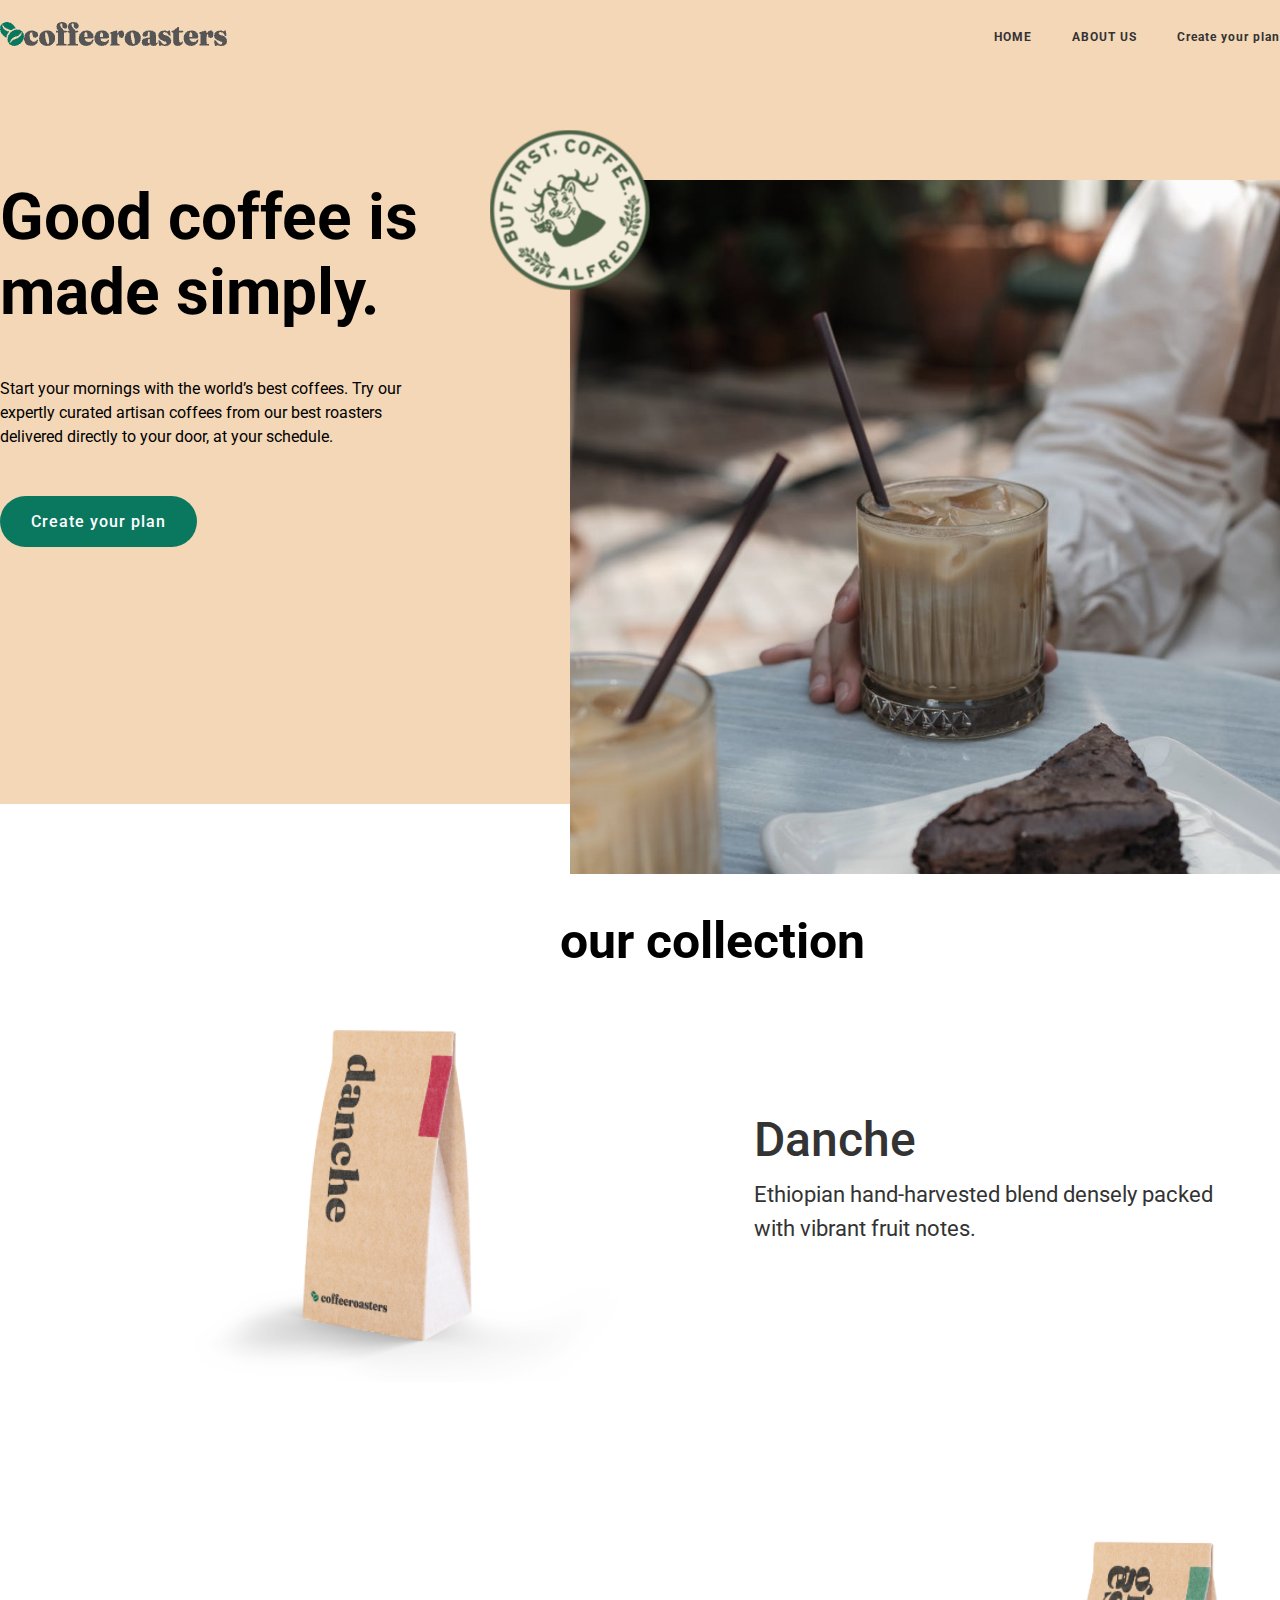
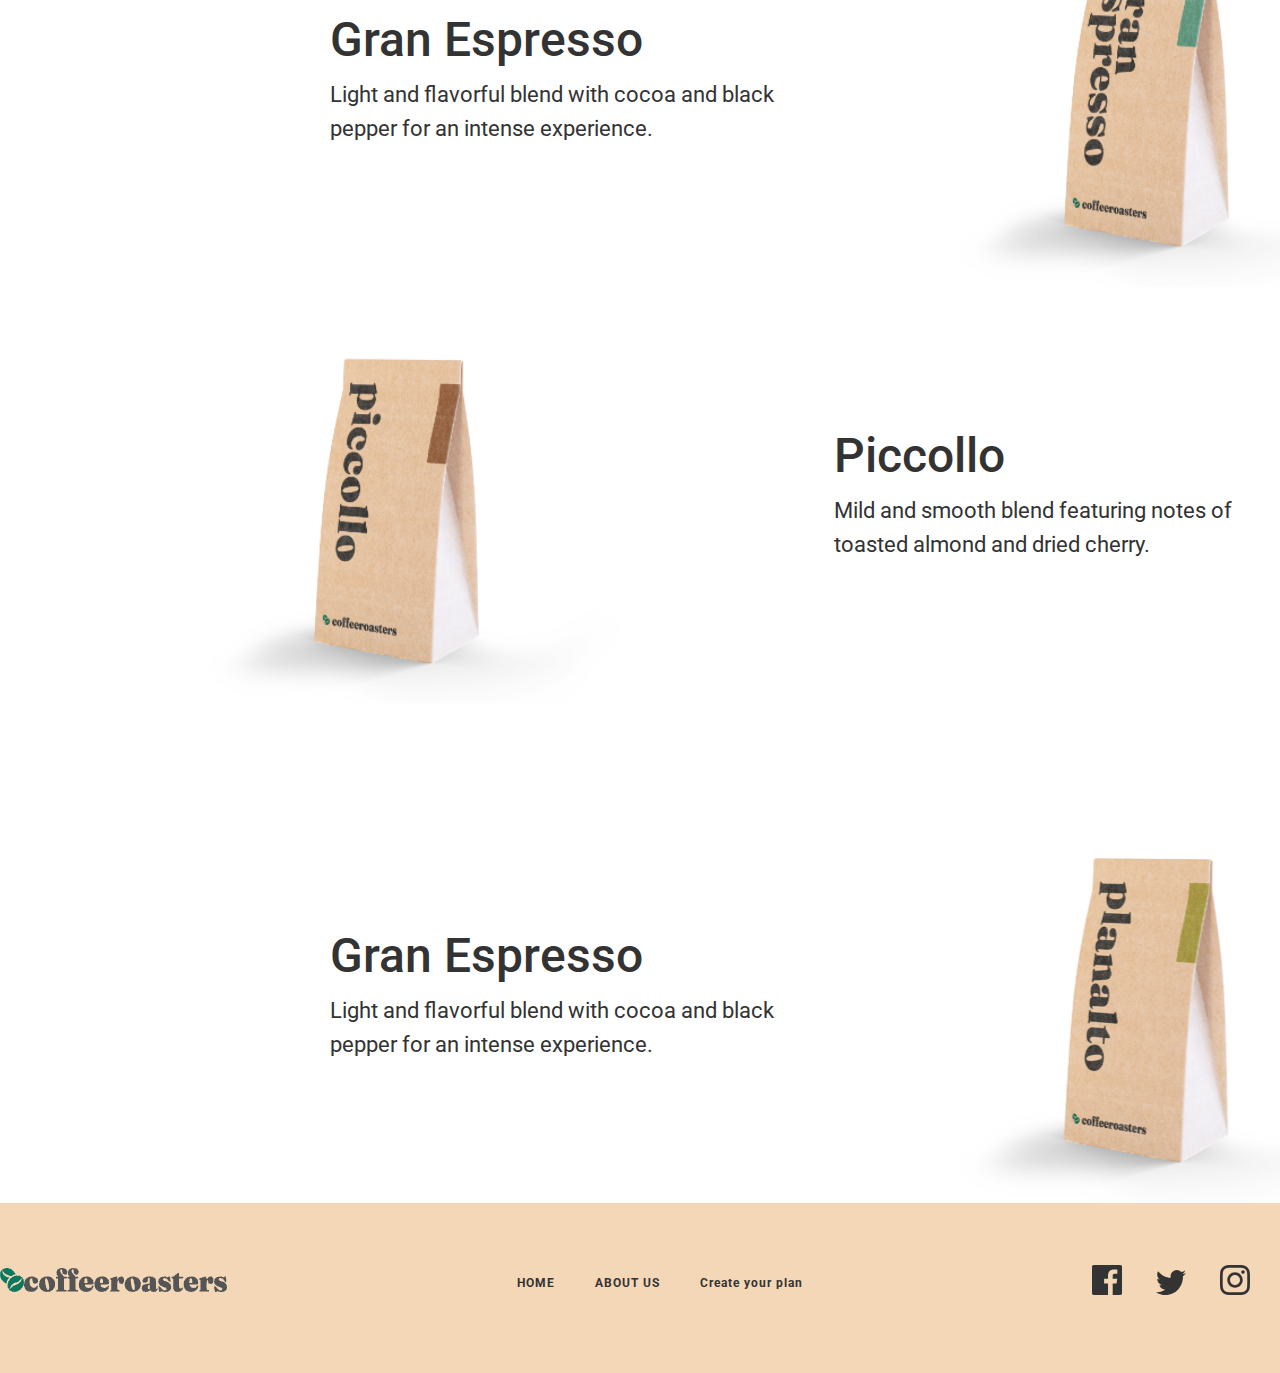
<file: index.html>
<!DOCTYPE html>
<html lang="en">
<head>
    <meta charset="UTF-8">
    <meta name="viewport" content="width=device-width, initial-scale=1.0">
    <title>Document</title>
    <link rel="preconnect" href="https://fonts.googleapis.com">
<link rel="preconnect" href="https://fonts.gstatic.com" crossorigin>
<link href="https://fonts.googleapis.com/css2?family=Roboto:ital,wght@0,100..900;1,100..900&display=swap" rel="stylesheet">
    <link rel="stylesheet" href="./main.css">
</head>
<body>
    
<header class="header">
    <div class="container">
        <nav class="nav">
            <a href="./index.html">
                <img src="./images/Group 3614.png" alt="">
            </a>
            <ul class="header__list">
                <li class="header__item">
                    <a class="header__link" href="#">HOME</a>
                </li>
                <li class="header__item">
                    <a class="header__link" href="./about.html">ABOUT US</a>
                </li>
                <li class="header__item">
                    <a class="header__link" href="#">Create your plan</a>
                </li>
            </ul>
        </nav>
    </div>
</header>


<main>
    <section class="hero">
        <div class="container">
            <div class="hero__wrapper">
                <div class="hero__textbox">
                    <h1 class="hero__title">Good coffee 
                        is made simply.</h1>
                    <p class="hero__text">Start your mornings with the world’s best coffees. Try our expertly curated artisan coffees from our best roasters delivered directly to your door, at your schedule.</p>
                    <button class="hero__btn">Create your plan</button>
                </div>
                <div class="hero__right">
                    <img class="hero__dumaloq" src="./images/Rectangle 679.png" alt="">
                </div>
            </div> 
        </div>
    </section>
    <h2 class="h2">our collection</h2>
    <section class="car">
       
        <div class="car__motor">
            <a href="./index.html">
                <img class="qop" src="./images/kopi4.png" alt="">
            </a>
            <div class="car__motor__two">
                <h3 class="motor__helped__bir">Danche</h3>
                <p class="motor__helped__two">Ethiopian hand-harvested blend densely packed with vibrant fruit notes.</p>

            </div>
        </div>
    </section>
<section>
    <div class="ddd">
        <div class="div">
            <h3 class="motor__helped__bir">Gran Espresso</h3>
            <p class="motor__helped__twoq">Light and flavorful blend with cocoa and black pepper for an intense experience.</p>
            </div>
    
        <img class="qwer" src="./images/kopi1 copy.png" alt="">
    </div>
</section>
    
   
       
<section class="cars">
       
    <div class="car__motor">
        <a href="./index.html">
            <img class="qop" src="./images/kopi3.png" alt="">
        </a>
        <div class="ca">
            <h3 class="motor__helped__bir">Piccollo</h3>
            <p class="motor__helped__two">Mild and smooth blend featuring notes of toasted almond and dried cherry.</p>

        </div>
    </div>
</section>
<section>
    <div class="ddd">
        <div class="div">
            <h3 class="motor__helped__bir">Gran Espresso</h3>
            <p class="motor__helped__twoq">Light and flavorful blend with cocoa and black pepper for an intense experience.</p>
            </div>
    
        <img class="qwerty" src="./images/kopi2 (1).png" alt="">
    </div>
</section>

</main>





<footer class="footer">
    <div class="container">
        <div class="nav">
            <a href="./index.html">
                <img src="./images/Group 3614.png" alt="">
            </a>
            <ul class="header__list">
                <li class="header__item">
                    <a class="header__link" href="./index.html">HOME</a>
                </li>
                <li class="header__item">
                    <a class="header__link" href="./about.html">ABOUT US</a>
                </li>
                <li class="header__item">
                    <a class="header__link" href="#">Create your plan</a>
                </li>
            </ul>
            <div class="wrapper">
                <a class="a" href="./index.html">
                    <img src="./images/Path.svg" alt="">
                </a>
                <a class="a" href="./index.html">
                    <img src="./images/Path (1).svg" alt="">
                </a>
                <a class="a" href="./index.html">
                    <img src="./images/Shape.svg" alt="">
                </a>
            </div>
           
        </div>
           
       
    </div>
</footer>
</body>
</html>
</file>
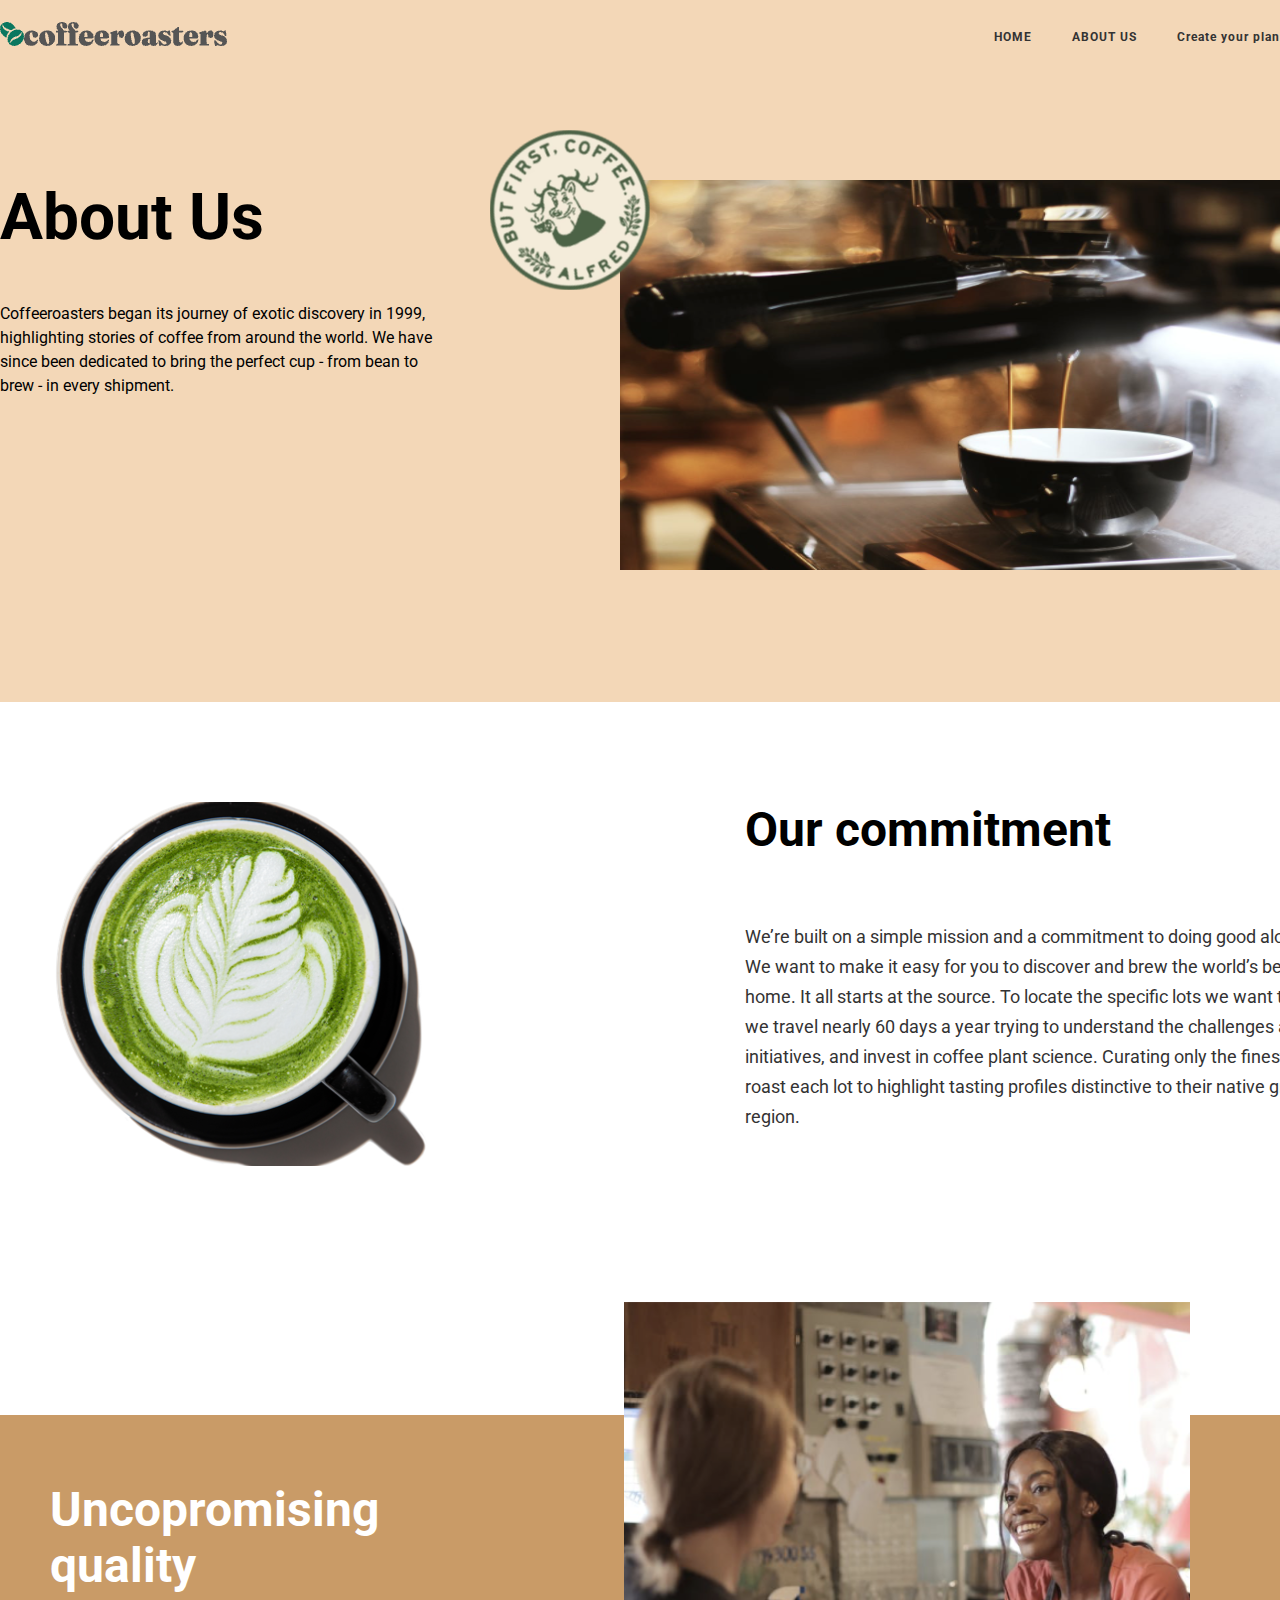
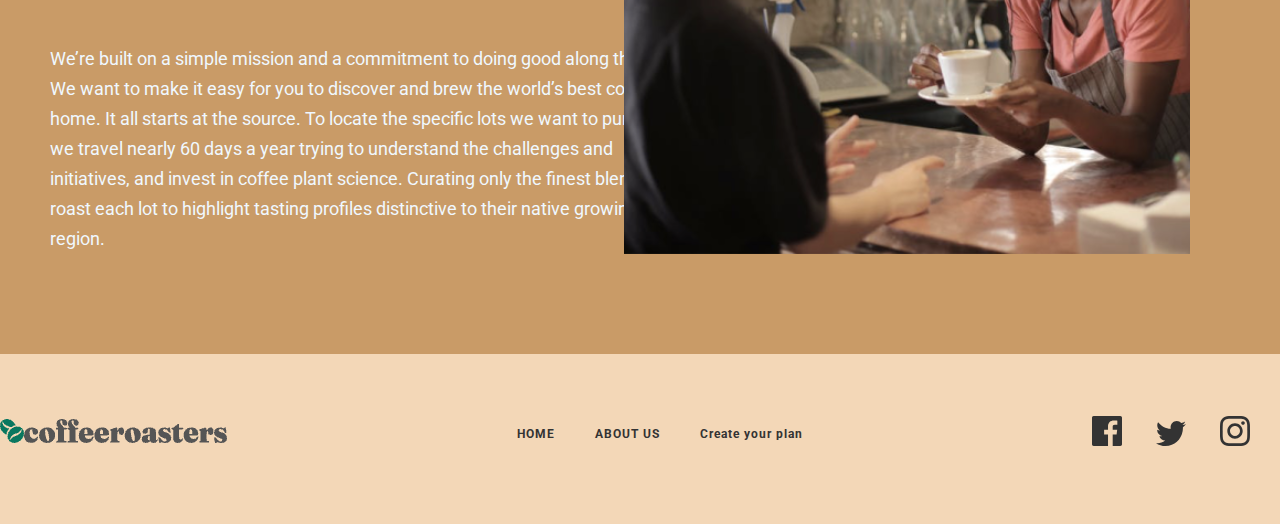
<file: about.html>
<!DOCTYPE html>
<html lang="en">
<head>
    <meta charset="UTF-8">
    <meta name="viewport" content="width=device-width, initial-scale=1.0">
    <title>Document</title>
    <link rel="preconnect" href="https://fonts.googleapis.com">
    <link rel="preconnect" href="https://fonts.gstatic.com" crossorigin>
    <link href="https://fonts.googleapis.com/css2?family=Roboto:ital,wght@0,100..900;1,100..900&display=swap" rel="stylesheet">
        <link rel="stylesheet" href="./main.css">
</head>
<body>
    
    <header class="header">
        <div class="container">
            <nav class="nav">
                <a href="./index.html">
                    <img src="./images/Group 3614.png" alt="">
                </a>
                <ul class="header__list">
                    <li class="header__item">
                        <a class="header__link" href="./index.html">HOME</a>
                    </li>
                    <li class="header__item">
                        <a class="header__link" href="#">ABOUT US</a>
                    </li>
                    <li class="header__item">
                        <a class="header__link" href="#">Create your plan</a>
                    </li>
                </ul>
            </nav>
        </div>
    </header>

    <main>
        <section class="hero">
            <div class="container">
                <div class="hero__wrapper">
                    <div class="hero__textbox">
                        <h1 class="hero__title">About Us</h1>
                        <p class="hero__text">Coffeeroasters began its journey of exotic discovery in 1999, highlighting stories of coffee from around the world. We have since been dedicated to bring the perfect cup - from bean to brew - in every shipment.</p>
                       
                    </div>
                    <div class="hero__right">
                        <img class="hero__dumaloq" src="./images/Rectangle 679 (1).png" alt="">
                    </div>
                </div> 
            </div>
        </section>

<section>
    <div class="about">
<a href="./about.html">
    <img src="./images/cup-6 1.png" alt="">
</a>
<div class="wr">
    <h2 class="h3"> Our commitment</h2>
    <p class="h4">We’re built on a simple mission and a commitment to doing good along the way. We want to make it easy for you to discover and brew the world’s best coffee at home. It all starts at the source. To locate the specific lots we want to purchase, we travel nearly 60 days a year trying to understand the challenges and  initiatives, and invest in coffee plant science. Curating only the finest blends, we roast each lot to highlight tasting profiles distinctive to their native growing region.</p>
</div>

    </div>
</section>
<section>
    <div class="komola">
        <div class="kop">
            <h2 class="bon">Uncopromising <br>quality</h2>
            <p class="h6">We’re built on a simple mission and a commitment to doing good along the way. We want to make it easy for you to discover and brew the world’s best coffee at home. It all starts at the source. To locate the specific lots we want to purchase, we travel nearly 60 days a year trying to understand the challenges and  initiatives, and invest in coffee plant science. Curating only the finest blends, we roast each lot to highlight tasting profiles distinctive to their native growing region.</p>
         </div>
         <a href="./about.html">
            <img class="imagess" src="./images/Rectangle 681.png" alt="">
         </a>
        </div>
   
    </div>
</section>


    </main>

    <footer class="footer">
        <div class="container">
           <div class="nav">
            <a href="./index.html">
                <img src="./images/Group 3614.png" alt="">
            </a>
            <ul class="header__list">
                <li class="header__item">
                    <a class="header__link" href="./index.html">HOME</a>
                </li>
                <li class="header__item">
                    <a class="header__link" href="./about.html">ABOUT US</a>
                </li>
                <li class="header__item">
                    <a class="header__link" href="#">Create your plan</a>
                </li>
            </ul>
            <div class="wrapper">
                <a class="a" href="./index.html">
                    <img src="./images/Path.svg" alt="">
                </a>
                <a class="a" href="./index.html">
                    <img src="./images/Path (1).svg" alt="">
                </a>
                <a class="a" href="./index.html">
                    <img src="./images/Shape.svg" alt="">
                </a>
            </div>
           </div>
              
            
        </div>
    </footer>

</body>
</html>
</file>
<file: main.css>
*{
margin: 0;
padding: 0;
box-sizing: border-box;
}
.header{
padding-top: 22px;
background-color: #f3d7b7;
}
.container{
max-width: 1340px;
width: 100%;
margin: 0 auto;
}
.nav{
display: flex;
align-items: center;
justify-content: space-between;
}
.header__list{
display: flex;
align-items: center;
list-style: none;
gap: 40px;
}
.header__link{
color: #333333;
font-family: "Roboto";
font-size: 12px;
font-weight: 700;
line-height: 14px;
letter-spacing: 1px;
text-decoration: none;
transition: 1s;
}
.header__link:hover{
color: red;
 }
.hero{
    position: relative;
background-color: #f3d7b7;
padding-top: 130px ;
padding-bottom: 257px ;

 }
.hero__textbox{
width: 446px;

 }
.hero__title{
color: rgb(0, 0, 0);
font-family: "Roboto";
font-size: 64px;
font-weight: 700;
line-height: 75px;

 }
.hero__text{
color: rgb(0, 0, 0);
font-family: "Roboto";
font-size: 16px;
font-weight: 400;
line-height: 24px;
margin: 47px 0;
}
.hero__btn{
border-radius: 100px;
background: rgb(10, 119, 95);
width: 197px;
color: rgb(255, 255, 255);
font-family: "Roboto";
font-size: 16px;
font-weight: 500;
line-height: 19px;
letter-spacing: 1px;
text-align: center;
padding: 16px 0;
border: none;
transition: 1s ease-in-out;
}
.hero__btn:hover{
background-color: red;
color: yellow;
}
.hero__wrapper{
    position: relative;
    display: flex;
    align-items: center;
    justify-content: space-between;

}
.hero__dumaloq{
position: absolute;
top: 0px;
right: 0;
}
.hero__right::before{
position:absolute;
z-index: 2;
top: -50px;
right: 630px;
background-image: url("./images/image\ 40.png");
width: 160px;
height: 160px;
background-position: center;
display: block;
content: " ";
transform: rotate(0deg);
animation-name: box;
animation-duration: 3s;
animation-iteration-count: infinite;
animation-fill-mode: both;
animation-timing-function: linear;

}
@keyframes box{
    0%{
        transform: rotate(0deg);
    }
    100%{
        transform: rotate(360deg);
    }
}
.h2{
color: rgb(0, 0, 0);
font-family: "Roboto";
font-size: 50px;
font-weight: 700;
line-height: 59px; 
padding-top: 108px;
padding-left: 560px;
}
.motor__helped__bir{
color: #333333;
font-family: "Roboto";
font-size: 48px;
font-weight: 500;
line-height: 56px;

}
.motor__helped__two{
color: #333333;
padding-top: 10px;
width: 468px;
font-family: "Roboto";
font-size: 22px;
font-weight: 400;
line-height: 34px;
}
.car__motor{
    display: flex;
    padding-left: 168px;
    padding-top: 42px;
}
.car__motor__two{
    padding-top: 99px;
padding-left: 120px;
}
.qop{
    transition: 0.5s ease-in-out;
}
.qop:hover{
    transform: scale(1.2);
}
.motor__helped__twoq{
color: #333333;
padding-top: 10px;
width: 468px;
font-family: "Roboto";
font-size: 22px;
font-weight: 400;
line-height: 34px;
}
.qwer{
    transition: 0.5s ease-in-out;
}
.qwer:hover{
    transform: scale(1.2);
}
.ddd{
    display: flex;
    padding-left:330px ;
    gap: 120px;
    padding-top: 120px;
}
.div{
    padding-top: 100px;
}
.ca{
    padding-top: 99px;
    padding-left: 200px;
}
.qwerty{
    transition: 0.5s ease-in-out;
    width: 465px;
}
.qwerty:hover{
    transform: scale(1.2);
}
.footer{
    padding-top: 62px;
background-color: #f3d7b7;
padding-bottom: 74px;
}
.wrapper{
   
}
.a{
    padding-right: 30px;
    text-decoration: none;
}
.h3{
color: rgb(0, 0, 0);
font-family: Roboto;
font-size: 48px;
font-weight: 700;
line-height: 56px;
}
.h4{
    padding-top: 64px;
color: rgb(51, 51, 51);
font-family: "Roboto";
font-size: 18px;
font-weight: 400;
line-height: 30px;
width: 646px;
}
.about{
    display: flex;
    padding-top: 100px;
    padding-left: 55px;
}
.wr{
    padding-left: 318px;
}
.h6{
    color: aliceblue;
padding-top: 50px;
font-family: "Roboto";
font-size: 18px;
font-weight: 400;
line-height: 30px;
width: 646px;
}
.komola{
   margin-top: 245px;
    position: relative;
    background: rgb(201, 155, 103);
    display: flex;
    padding-bottom: 100px;
}
.bon{
   color: white;
font-family: "Roboto";
font-size: 48px;
font-weight: 700;
line-height: 56px;
}
.kop{
    padding-left: 50px;
    padding-top: 67px;
}
.imagess{
position: absolute;
position:absolute;
z-index: 2;
top: -113px;
right: 90px;
}
</file>
